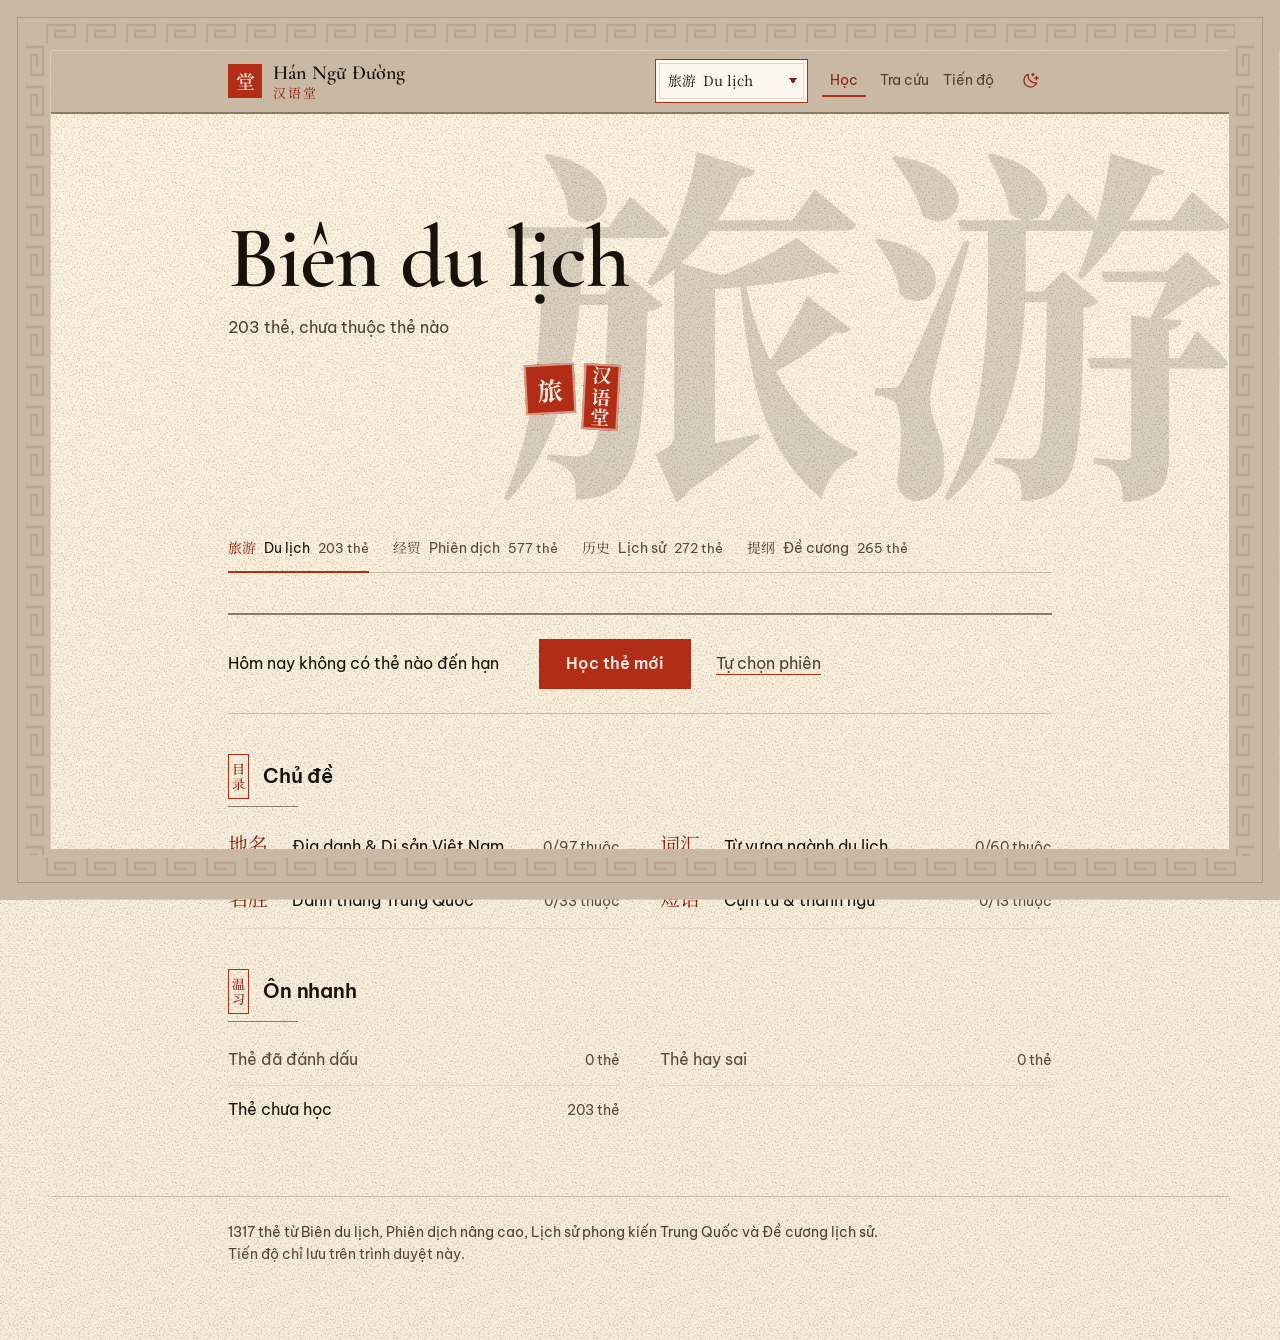
<file: docs/index.html>
<!DOCTYPE html>
<html lang="vi">
<head>
<meta charset="utf-8">
<meta name="viewport" content="width=device-width, initial-scale=1, viewport-fit=cover">
<title>Hán Ngữ Đường</title>
<meta name="description" content="Học thuộc từ vựng và kiến thức tiếng Trung ba môn: biên du lịch, phiên dịch nâng cao, lịch sử phong kiến Trung Quốc.">
<meta name="theme-color" content="#F4EEE1" media="(prefers-color-scheme: light)">
<meta name="theme-color" content="#15120E" media="(prefers-color-scheme: dark)">
<link rel="manifest" href="manifest.webmanifest">
<link rel="preconnect" href="https://fonts.googleapis.com">
<link rel="preconnect" href="https://fonts.gstatic.com" crossorigin>
<link rel="stylesheet" href="https://fonts.googleapis.com/css2?family=Be+Vietnam+Pro:wght@400;500;600;700&family=Cormorant+Garamond:wght@600;700&family=Noto+Serif:ital,wght@1,400;1,500&family=Noto+Serif+SC:wght@400;500;600&display=swap">
<link rel="stylesheet" href="css/style.css">
</head>
<body>

<!-- Icon Phosphor (giấy phép MIT), nhúng sẵn nên không gọi mạng
     lúc chạy và vẫn vẽ được khi offline. -->
<svg class="sprite" aria-hidden="true" focusable="false">
  <symbol id="i-star" viewBox="0 0 256 256"><path d="M239.18,97.26A16.38,16.38,0,0,0,224.92,86l-59-4.76L143.14,26.15a16.36,16.36,0,0,0-30.27,0L90.11,81.23,31.08,86a16.46,16.46,0,0,0-9.37,28.86l45,38.83L53,211.75a16.38,16.38,0,0,0,24.5,17.82L128,198.49l50.53,31.08A16.4,16.4,0,0,0,203,211.75l-13.76-58.07,45-38.83A16.43,16.43,0,0,0,239.18,97.26Zm-15.34,5.47-48.7,42a8,8,0,0,0-2.56,7.91l14.88,62.8a.37.37,0,0,1-.17.48c-.18.14-.23.11-.38,0l-54.72-33.65a8,8,0,0,0-8.38,0L69.09,215.94c-.15.09-.19.12-.38,0a.37.37,0,0,1-.17-.48l14.88-62.8a8,8,0,0,0-2.56-7.91l-48.7-42c-.12-.1-.23-.19-.13-.5s.18-.27.33-.29l63.92-5.16A8,8,0,0,0,103,91.86l24.62-59.61c.08-.17.11-.25.35-.25s.27.08.35.25L153,91.86a8,8,0,0,0,6.75,4.92l63.92,5.16c.15,0,.24,0,.33.29S224,102.63,223.84,102.73Z"/></symbol>
  <symbol id="i-star-fill" viewBox="0 0 256 256"><path d="M234.29,114.85l-45,38.83L203,211.75a16.4,16.4,0,0,1-24.5,17.82L128,198.49,77.47,229.57A16.4,16.4,0,0,1,53,211.75l13.76-58.07-45-38.83A16.46,16.46,0,0,1,31.08,86l59-4.76,22.76-55.08a16.36,16.36,0,0,1,30.27,0l22.75,55.08,59,4.76a16.46,16.46,0,0,1,9.37,28.86Z"/></symbol>
  <symbol id="i-moon" viewBox="0 0 256 256"><path d="M240,96a8,8,0,0,1-8,8H216v16a8,8,0,0,1-16,0V104H184a8,8,0,0,1,0-16h16V72a8,8,0,0,1,16,0V88h16A8,8,0,0,1,240,96ZM144,56h8v8a8,8,0,0,0,16,0V56h8a8,8,0,0,0,0-16h-8V32a8,8,0,0,0-16,0v8h-8a8,8,0,0,0,0,16Zm72.77,97a8,8,0,0,1,1.43,8A96,96,0,1,1,95.07,37.8a8,8,0,0,1,10.6,9.06A88.07,88.07,0,0,0,209.14,150.33,8,8,0,0,1,216.77,153Zm-19.39,14.88c-1.79.09-3.59.14-5.38.14A104.11,104.11,0,0,1,88,64c0-1.79,0-3.59.14-5.38A80,80,0,1,0,197.38,167.86Z"/></symbol>
  <symbol id="i-speaker" viewBox="0 0 256 256"><path d="M155.51,24.81a8,8,0,0,0-8.42.88L77.25,80H32A16,16,0,0,0,16,96v64a16,16,0,0,0,16,16H77.25l69.84,54.31A8,8,0,0,0,160,224V32A8,8,0,0,0,155.51,24.81ZM32,96H72v64H32ZM144,207.64,88,164.09V91.91l56-43.55Zm54-106.08a40,40,0,0,1,0,52.88,8,8,0,0,1-12-10.58,24,24,0,0,0,0-31.72,8,8,0,0,1,12-10.58ZM248,128a79.9,79.9,0,0,1-20.37,53.34,8,8,0,0,1-11.92-10.67,64,64,0,0,0,0-85.33,8,8,0,1,1,11.92-10.67A79.83,79.83,0,0,1,248,128Z"/></symbol>
  <symbol id="i-plus" viewBox="0 0 256 256"><path d="M224,128a8,8,0,0,1-8,8H136v80a8,8,0,0,1-16,0V136H40a8,8,0,0,1,0-16h80V40a8,8,0,0,1,16,0v80h80A8,8,0,0,1,224,128Z"/></symbol>
  <symbol id="i-minus" viewBox="0 0 256 256"><path d="M224,128a8,8,0,0,1-8,8H40a8,8,0,0,1,0-16H216A8,8,0,0,1,224,128Z"/></symbol>
</svg>

<!-- Khung bia 回纹, bốn dải hoa văn bao quanh khung nhìn. Thuần trang
     trí nên aria-hidden, và pointer-events: none để không chặn chạm. -->
<div class="stele" aria-hidden="true">
  <span class="stele__b stele__b--t"></span>
  <span class="stele__b stele__b--b"></span>
  <span class="stele__b stele__b--l"></span>
  <span class="stele__b stele__b--r"></span>
</div>

<a class="skip-link" href="#main">Bỏ qua, vào nội dung chính</a>

<header class="topbar">
  <div class="topbar__inner">
    <a class="brand" href="#/" aria-label="Trang chủ Hán Ngữ Đường">
      <span class="seal" aria-hidden="true">堂</span>
      <span class="brand__text">
        <strong>Hán Ngữ Đường</strong>
        <span class="brand__sub">汉语堂</span>
      </span>
    </a>

    <!-- Đổi môn được ở mọi màn hình, không phải về trang chủ -->
    <div class="switcher">
      <label class="sr-only" for="subject-switch">Môn đang học</label>
      <select class="switcher__select" id="subject-switch"></select>
    </div>

    <nav class="nav" aria-label="Điều hướng chính">
      <a class="nav__link" href="#/" data-nav="home">Học</a>
      <a class="nav__link" href="#/browse" data-nav="browse">Tra cứu</a>
      <a class="nav__link" href="#/stats" data-nav="stats">Tiến độ</a>
    </nav>

    <button class="icon-btn" id="theme-toggle" type="button" aria-label="Đổi giao diện sáng tối">
      <svg class="icon" aria-hidden="true"><use href="#i-moon"/></svg>
    </button>
  </div>
</header>

<main id="main">

  <!-- ══════════════════════════════════ TRANG CHỦ ══════════════════════════ -->
  <section class="view" id="view-home">
    <div class="wrap">
      <div class="hero">
        <div class="hero__text">
          <h1 class="hero__title" id="home-source"></h1>
          <p class="hero__lead"><span id="home-total"></span> thẻ<span id="home-learned"></span></p>
          <div class="stamps" aria-hidden="true">
            <span class="stamp stamp--a" id="hero-stamp"></span>
            <span class="stamp stamp--b">汉语堂</span>
          </div>
        </div>
        <!-- Ô người ta luyện viết đúng chữ của môn này. Chỗ duy nhất trên
             trang được phép to tiếng. -->
        <div class="tianzige" id="hero-zh" aria-hidden="true"></div>
      </div>

      <div class="subject-tabs" id="subject-tabs" role="tablist" aria-label="Chọn môn"></div>

      <div class="today" id="today-card">
        <div class="today__main">
          <p class="today__label" id="today-label">Đến hạn ôn hôm nay</p>
          <p class="today__count"><span id="due-count">0</span> <span class="today__unit">thẻ</span></p>
          <p class="today__hint" id="due-hint"></p>
        </div>
        <div class="today__actions">
          <button class="btn btn--primary" id="btn-review" type="button">Ôn ngay</button>
          <button class="btn btn--ghost" id="btn-custom" type="button">Tự chọn phiên</button>
        </div>
      </div>

      <p class="other-note" id="other-note" hidden></p>

      <section class="block" aria-labelledby="h-topics">
        <h2 class="block__title" id="h-topics"><span class="block__zh" aria-hidden="true">目录</span>Chủ đề</h2>
        <div class="topic-grid" id="topic-grid"></div>
      </section>

      <section class="block" aria-labelledby="h-quick">
        <h2 class="block__title" id="h-quick"><span class="block__zh" aria-hidden="true">温习</span>Ôn nhanh</h2>
        <div class="quick-row">
          <button class="quick" type="button" data-quick="starred">
            <span class="quick__title">Thẻ đã đánh dấu</span>
            <span class="quick__meta"><span id="starred-count">0</span> thẻ</span>
          </button>
          <button class="quick" type="button" data-quick="hard">
            <span class="quick__title">Thẻ hay sai</span>
            <span class="quick__meta"><span id="hard-count">0</span> thẻ</span>
          </button>
          <button class="quick" type="button" data-quick="new">
            <span class="quick__title">Thẻ chưa học</span>
            <span class="quick__meta"><span id="new-count">0</span> thẻ</span>
          </button>
        </div>
      </section>

    </div>
  </section>

  <!-- ══════════════════════════════════ CẤU HÌNH PHIÊN ═════════════════════ -->
  <section class="view" id="view-setup" hidden>
    <div class="wrap wrap--narrow">
      <h1 class="page-title">Tạo phiên học</h1>

      <fieldset class="field">
        <legend class="field__label">Môn</legend>
        <div class="segmented" id="setup-subject" role="radiogroup" aria-label="Môn"></div>
      </fieldset>

      <fieldset class="field">
        <legend class="field__label">Chủ đề</legend>
        <div class="chips" id="setup-topics"></div>
        <p class="field__note">Bỏ trống là học tất cả.</p>
      </fieldset>

      <fieldset class="field">
        <legend class="field__label">Chiều học</legend>
        <div class="segmented" id="setup-direction" role="radiogroup" aria-label="Chiều học">
          <button type="button" role="radio" data-value="vi2zh" aria-checked="true">Việt → Trung</button>
          <button type="button" role="radio" data-value="zh2vi" aria-checked="false">Trung → Việt</button>
          <button type="button" role="radio" data-value="py2zh" aria-checked="false">Pinyin → Hán</button>
          <button type="button" role="radio" data-value="mixed" aria-checked="false">Trộn</button>
        </div>
      </fieldset>

      <fieldset class="field">
        <legend class="field__label">Cách kiểm tra</legend>
        <div class="segmented" id="setup-mode" role="radiogroup" aria-label="Cách kiểm tra">
          <button type="button" role="radio" data-value="flash" aria-checked="true">Lật thẻ</button>
          <button type="button" role="radio" data-value="choice" aria-checked="false">Trắc nghiệm</button>
          <button type="button" role="radio" data-value="type" aria-checked="false">Gõ đáp án</button>
        </div>
        <p class="field__note" id="mode-note"></p>
      </fieldset>

      <fieldset class="field">
        <legend class="field__label">Số thẻ</legend>
        <div class="segmented" id="setup-size" role="radiogroup" aria-label="Số thẻ mỗi phiên">
          <button type="button" role="radio" data-value="10" aria-checked="false">10</button>
          <button type="button" role="radio" data-value="20" aria-checked="true">20</button>
          <button type="button" role="radio" data-value="50" aria-checked="false">50</button>
          <button type="button" role="radio" data-value="0" aria-checked="false">Tất cả</button>
        </div>
      </fieldset>

      <div class="field__actions">
        <p class="field__note field__note--lead" id="setup-summary"></p>
        <button class="btn btn--primary btn--wide" id="btn-start" type="button">Bắt đầu</button>
      </div>
    </div>
  </section>

  <!-- ══════════════════════════════════ MÀN HÌNH HỌC ══════════════════════ -->
  <section class="view view--study" id="view-study" hidden>
    <div class="wrap wrap--narrow">

      <div class="studybar">
        <button class="linkish" id="btn-quit" type="button">Thoát</button>
        <div class="progress" role="progressbar" aria-valuemin="0" aria-valuemax="100" aria-valuenow="0" id="progress">
          <div class="progress__fill" id="progress-fill"></div>
        </div>
        <p class="studybar__count"><span id="study-pos">1</span>/<span id="study-total">1</span></p>
      </div>

      <article class="card" id="card">
        <header class="card__head">
          <span class="card__tags">
            <span class="tag" id="card-topic">Chủ đề</span>
            <span class="tag tag--group" id="card-group" hidden></span>
          </span>
          <button class="star" id="btn-star" type="button" aria-pressed="false" aria-label="Đánh dấu thẻ này">
            <svg class="icon icon--star-o" aria-hidden="true"><use href="#i-star"/></svg>
            <svg class="icon icon--star-f" aria-hidden="true"><use href="#i-star-fill"/></svg>
          </button>
        </header>

        <div class="card__body">
          <p class="card__prompt-label" id="prompt-label">Tiếng Việt</p>
          <div class="card__prompt" id="prompt"></div>
          <p class="card__context" id="prompt-context" hidden></p>
        </div>

        <!-- trả lời: gõ -->
        <form class="answer-type" id="answer-type" hidden autocomplete="off">
          <label class="sr-only" for="type-input">Nhập đáp án</label>
          <input class="input" id="type-input" type="text" inputmode="text"
                 placeholder="Gõ đáp án rồi Enter" autocapitalize="off" spellcheck="false">
          <button class="btn btn--primary" type="submit" id="type-submit">Kiểm tra</button>
        </form>

        <!-- trả lời: trắc nghiệm -->
        <div class="answer-choice" id="answer-choice" hidden role="group" aria-label="Chọn đáp án đúng"></div>

        <!-- mặt sau -->
        <div class="card__back" id="card-back" hidden>
          <div class="verdict" id="verdict" hidden></div>
          <div class="reveal">
            <p class="reveal__zh zh" id="rev-zh"></p>
            <p class="reveal__py" id="rev-py"></p>
            <p class="reveal__vi" id="rev-vi"></p>
            <p class="reveal__alt" id="rev-alt" hidden></p>
            <p class="reveal__note" id="rev-note" hidden></p>
          </div>

          <!-- Nghĩa tiếng Việt giấu đi, chỉ bung khi người học thật sự cần -->
          <div class="gloss" id="gloss" hidden>
            <button class="gloss__toggle" id="btn-gloss" type="button"
                    aria-expanded="false" aria-controls="gloss-body">
              <span class="gloss__sign" aria-hidden="true"><svg class="icon icon--plus"><use href="#i-plus"/></svg><svg class="icon icon--minus"><use href="#i-minus"/></svg></span>
              <span id="gloss-label">Xem nghĩa tiếng Việt</span>
            </button>
            <div class="gloss__body" id="gloss-body" hidden>
              <p class="gloss__q" id="gloss-q"></p>
              <p class="gloss__a" id="gloss-a"></p>
            </div>
          </div>

          <button class="btn btn--quiet" id="btn-speak" type="button" hidden>
            <svg class="icon" aria-hidden="true"><use href="#i-speaker"/></svg> Nghe phát âm
          </button>
        </div>
      </article>

      <div class="controls" id="controls">
        <button class="btn btn--primary btn--wide" id="btn-flip" type="button">Xem đáp án</button>
        <div class="grade" id="grade" hidden>
          <button class="grade__btn grade__btn--again" type="button" data-grade="0">Quên<small>lát nữa</small></button>
          <button class="grade__btn grade__btn--hard"  type="button" data-grade="1">Khó<small id="g-hard">1 ngày</small></button>
          <button class="grade__btn grade__btn--good"  type="button" data-grade="2">Được<small id="g-good">3 ngày</small></button>
          <button class="grade__btn grade__btn--easy"  type="button" data-grade="3">Dễ<small id="g-easy">7 ngày</small></button>
        </div>
        <button class="btn btn--primary btn--wide" id="btn-next" type="button" hidden>Thẻ tiếp theo</button>
      </div>

      <p class="kbd-hint" id="kbd-hint">Phím tắt: <kbd>Space</kbd> lật thẻ, <kbd>1</kbd> tới <kbd>4</kbd> chấm điểm</p>
    </div>
  </section>

  <!-- ══════════════════════════════════ KẾT QUẢ ═══════════════════════════ -->
  <section class="view" id="view-result" hidden>
    <div class="wrap wrap--narrow">
      <div class="seal-big" aria-hidden="true">成</div>
      <h1 class="page-title">Xong phiên</h1>
      <p class="result__line" id="result-line"></p>

      <div class="result__stats">
        <div class="stat">
          <span class="stat__num" id="res-right">0</span>
          <span class="stat__label">Nhớ được</span>
        </div>
        <div class="stat">
          <span class="stat__num" id="res-wrong">0</span>
          <span class="stat__label">Cần ôn lại</span>
        </div>
        <div class="stat">
          <span class="stat__num" id="res-time">0′</span>
          <span class="stat__label">Thời gian</span>
        </div>
      </div>

      <section class="block" id="result-missed-block" hidden>
        <h2 class="block__title"><span class="block__zh" aria-hidden="true">重温</span>Thẻ cần ôn lại</h2>
        <ul class="list" id="result-missed"></ul>
      </section>

      <div class="field__actions">
        <button class="btn btn--primary btn--wide" id="btn-again" type="button">Học tiếp phiên nữa</button>
        <button class="btn btn--ghost btn--wide" id="btn-home" type="button">Về trang chủ</button>
      </div>
    </div>
  </section>

  <!-- ══════════════════════════════════ TRA CỨU ═══════════════════════════ -->
  <section class="view" id="view-browse" hidden>
    <div class="wrap">
      <h1 class="page-title">Tra cứu</h1>

      <div class="search">
        <label class="sr-only" for="search-input">Tìm từ</label>
        <input class="input" id="search-input" type="search"
               placeholder="Tìm tiếng Việt, chữ Hán hoặc pinyin…" autocomplete="off">
      </div>

      <div class="subject-tabs subject-tabs--inline" id="browse-subjects"
           role="tablist" aria-label="Chọn môn để tra cứu"></div>

      <div class="chips" id="browse-topics"></div>
      <p class="field__note" id="browse-count"></p>

      <ul class="list list--browse" id="browse-list"></ul>
    </div>
  </section>

  <!-- ══════════════════════════════════ TIẾN ĐỘ ═══════════════════════════ -->
  <section class="view" id="view-stats" hidden>
    <div class="wrap">
      <h1 class="page-title">Tiến độ</h1>

      <div class="result__stats result__stats--4">
        <div class="stat">
          <span class="stat__num" id="st-learned">0</span>
          <span class="stat__label">Đã thuộc</span>
        </div>
        <div class="stat">
          <span class="stat__num" id="st-learning">0</span>
          <span class="stat__label">Đang học</span>
        </div>
        <div class="stat">
          <span class="stat__num" id="st-new">0</span>
          <span class="stat__label">Chưa học</span>
        </div>
        <div class="stat">
          <span class="stat__num" id="st-streak">0</span>
          <span class="stat__label">Ngày liên tiếp</span>
        </div>
      </div>

      <section class="block">
        <h2 class="block__title"><span class="block__zh" aria-hidden="true">进度</span>Theo môn và chủ đề</h2>
        <div class="bars" id="stat-bars"></div>
      </section>

      <section class="block">
        <h2 class="block__title"><span class="block__zh" aria-hidden="true">存档</span>Dữ liệu của bạn</h2>
        <p class="prose">
          Tiến độ lưu ngay trong trình duyệt này, không gửi đi đâu cả. Xoá dữ liệu
          duyệt web hoặc đổi máy là mất, nên tải file sao lưu nếu bạn muốn giữ.
          Bộ thẻ cập nhật lần cuối ngày <span id="foot-date"></span>.
        </p>
        <div class="field__actions field__actions--row">
          <button class="btn btn--ghost" id="btn-export" type="button">Tải file sao lưu</button>
          <button class="btn btn--ghost" id="btn-import" type="button">Nạp file sao lưu</button>
          <button class="btn btn--danger" id="btn-reset" type="button">Xoá tiến độ</button>
        </div>
        <input type="file" id="import-file" accept="application/json" hidden>
        <p class="field__note" id="data-msg" role="status"></p>
      </section>
    </div>
  </section>

</main>

<footer class="foot">
  <div class="wrap">
    <p><span id="foot-count"></span> thẻ từ <span id="foot-sources"></span>.</p>
    <p class="foot__fine">Tiến độ chỉ lưu trên trình duyệt này.</p>
  </div>
</footer>

<div class="toast" id="toast" role="status" aria-live="polite" hidden></div>

<script src="data/vocab.js"></script>
<script src="js/text.js"></script>
<script src="js/store.js"></script>
<script src="js/srs.js"></script>
<script src="js/session.js"></script>
<script src="js/app.js"></script>
</body>
</html>
</file>
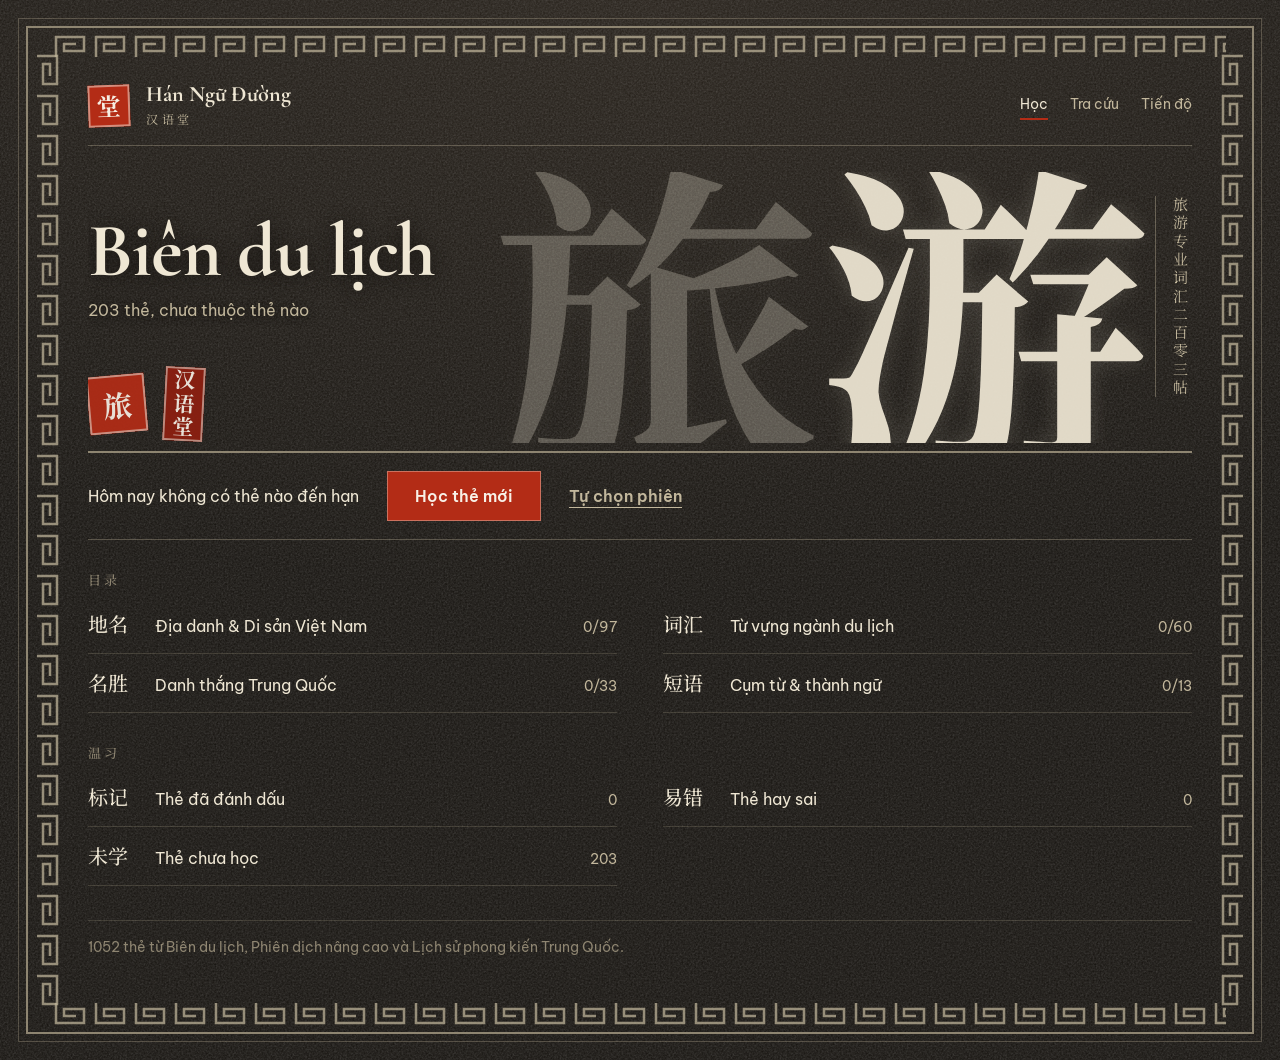
<file: docs/thu/a.html>
<!DOCTYPE html>
<html lang="vi">
<head>
<meta charset="utf-8">
<meta name="viewport" content="width=device-width, initial-scale=1">
<title>Thử A — 碑帖</title>
<link rel="preconnect" href="https://fonts.googleapis.com">
<link rel="preconnect" href="https://fonts.gstatic.com" crossorigin>
<link rel="stylesheet" href="https://fonts.googleapis.com/css2?family=Be+Vietnam+Pro:wght@400;500;600&family=Cormorant+Garamond:wght@600;700&family=Noto+Serif+SC:wght@400;500;600;700&display=swap">
<style>
/* ══════════════════════════════════════════════════════════════════
   THỬ A — 碑帖 thác bản
   Cả trang là mặt bia đá dập mực: nền mực đen, chữ hiện ra trắng âm
   bản. Viền 回纹 bao bốn phía. Ấn triện son đóng rải như người xưa
   đóng lên thác bản mình sưu tầm. Đề bạt viết dọc bên phải.
   ══════════════════════════════════════════════════════════════════ */

:root {
  --ink:      #15120E;
  --ink-2:    #1E1A14;
  --stone:    #262019;
  --rub:      #EFE7D4;   /* chỗ giấy không ăn mực */
  --rub-2:    #C2B79C;
  --rub-3:    #8E8571;
  --seal:     #B32C16;
  --seal-2:   #8E1F10;

  /* 回纹 chạy ngang, vẽ bằng SVG nhúng thẳng, không gọi file nào */
  --hui-x: url("data:image/svg+xml,%3Csvg xmlns='http://www.w3.org/2000/svg' width='40' height='24'%3E%3Cpath d='M2 22 L2 2 L30 2 L30 16 L10 16 L10 9 L22 9' fill='none' stroke='%23C2B79C' stroke-width='2.5'/%3E%3C/svg%3E");
  --hui-y: url("data:image/svg+xml,%3Csvg xmlns='http://www.w3.org/2000/svg' width='24' height='40'%3E%3Cpath d='M2 2 L22 2 L22 30 L8 30 L8 10 L15 10 L15 22' fill='none' stroke='%23C2B79C' stroke-width='2.5'/%3E%3C/svg%3E");

  /* vân đá: nhiễu thô, đây là thứ làm mặt bia không phẳng như tấm bìa */
  --stone-grain: url("data:image/svg+xml,%3Csvg xmlns='http://www.w3.org/2000/svg' width='220' height='220'%3E%3Cfilter id='n'%3E%3CfeTurbulence type='fractalNoise' baseFrequency='0.55' numOctaves='4' stitchTiles='stitch'/%3E%3CfeColorMatrix type='saturate' values='0'/%3E%3C/filter%3E%3Crect width='220' height='220' filter='url(%23n)' opacity='0.22'/%3E%3C/svg%3E");
}

* { box-sizing: border-box; }

body {
  margin: 0;
  background-color: var(--ink);
  background-image: var(--stone-grain),
    radial-gradient(130% 80% at 50% 0%, var(--stone) 0%, var(--ink) 70%);
  color: var(--rub);
  font-family: "Be Vietnam Pro", system-ui, sans-serif;
  font-size: 15.5px;
  line-height: 1.6;
  padding: 26px;
}

/* ─── viền 回纹 bốn phía ────────────────────────────────────────── */
.stele {
  position: relative;
  min-height: calc(100vh - 52px);
  padding: 30px;
  border: 2px solid var(--rub-3);
  outline: 1px solid rgba(194,183,156,.3);
  outline-offset: 7px;
}
.stele::before,
.stele::after {
  content: "";
  position: absolute;
  left: 26px; right: 26px;
  height: 24px;
  background-image: var(--hui-x);
  background-repeat: repeat-x;
  opacity: .72;
}
.stele::before { top: 7px; }
.stele::after  { bottom: 7px; transform: scaleY(-1); }

.stele__side {
  position: absolute;
  top: 26px; bottom: 26px;
  width: 24px;
  background-image: var(--hui-y);
  background-repeat: repeat-y;
  opacity: .72;
}
.stele__side--l { left: 7px; }
.stele__side--r { right: 7px; transform: scaleX(-1); }

.inner { position: relative; padding: 24px 30px 30px; }

/* ─── đầu trang ─────────────────────────────────────────────────── */
.top {
  display: flex;
  align-items: center;
  gap: 16px;
  padding-bottom: 14px;
  border-bottom: 1px solid rgba(194,183,156,.34);
}
.chop {
  width: 42px; height: 42px;
  display: grid; place-items: center;
  background: var(--seal);
  color: #F6EDE2;
  font-family: "Noto Serif SC", serif;
  font-size: 24px; font-weight: 700;
  box-shadow: inset 0 0 0 2px rgba(246,237,226,.5);
  transform: rotate(-2deg);
  flex: none;
}
.brand b { font-family: "Cormorant Garamond", serif; font-size: 22px; font-weight: 700; display: block; line-height: 1.1; }
.brand span { font-family: "Noto Serif SC", serif; font-size: 12px; letter-spacing: .3em; color: var(--rub-2); }
.nav { margin-left: auto; display: flex; gap: 22px; font-size: 14px; }
.nav a { color: var(--rub-2); text-decoration: none; padding-bottom: 3px; }
.nav a.on { color: var(--rub); border-bottom: 2px solid var(--seal); }

/* ─── khối bia chính ────────────────────────────────────────────── */
.plate {
  position: relative;
  margin-top: 26px;
  padding: 40px 0 34px;
  overflow: hidden;
}

/* chữ âm bản: trắng trên mực, mép hơi nhoè như mực thấm giấy */
.rub-zh {
  position: absolute;
  top: 50%; right: 42px;
  transform: translateY(-50%);
  display: flex;
  font-family: "Noto Serif SC", serif;
  font-weight: 700;
  font-size: clamp(150px, 27vw, 330px);
  line-height: 1;
  color: var(--rub);
  opacity: .93;
  white-space: nowrap;
  text-shadow: 0 0 22px rgba(239,231,212,.18);
}
.rub-zh i { font-style: normal; }
.rub-zh i:first-child { opacity: .3; }

.plate__text { position: relative; z-index: 2; padding-bottom: 86px; }
.plate h1 {
  margin: 0 0 6px;
  font-family: "Cormorant Garamond", serif;
  font-size: clamp(38px, 6.6vw, 76px);
  font-weight: 700;
  line-height: 1.05;
  letter-spacing: -.015em;
  text-shadow: 0 2px 18px rgba(21,18,14,.9);
}
.plate p { margin: 0; color: var(--rub-2); text-shadow: 0 1px 10px rgba(21,18,14,.9); }

/* đề bạt viết dọc, lối người xưa ghi chú bên lề thác bản */
.colophon {
  position: absolute;
  top: 24px; right: 0;
  z-index: 3;
  writing-mode: vertical-rl;
  font-family: "Noto Serif SC", serif;
  font-size: 15px;
  letter-spacing: .22em;
  color: var(--rub-2);
  padding-left: 12px;
  border-left: 1px solid rgba(194,183,156,.4);
}

/* ấn triện đóng rải, hơi lệch, như đóng tay */
.stamp {
  position: absolute;
  z-index: 4;
  display: grid; place-items: center;
  background: var(--seal);
  color: #F8F0E6;
  font-family: "Noto Serif SC", serif;
  font-weight: 700;
  line-height: 1;
  box-shadow: inset 0 0 0 2px rgba(248,240,230,.55);
  opacity: .92;
}
/* Đóng vào chỗ trống dưới khối chữ, không đè lên chữ Việt. */
.stamp--1 { width: 58px; height: 58px; font-size: 29px; bottom: 10px; left: 0; transform: rotate(-5deg); }
.stamp--2 { width: 40px; height: 74px; font-size: 21px; bottom: 2px; left: 76px; transform: rotate(3deg);
            writing-mode: vertical-rl; letter-spacing: .1em; background: var(--seal-2); }

/* ─── dải việc hôm nay ──────────────────────────────────────────── */
.today {
  display: flex; flex-wrap: wrap; align-items: center; gap: 16px 28px;
  margin-top: 8px;
  padding: 18px 0;
  border-top: 2px solid var(--rub-3);
  border-bottom: 1px solid rgba(194,183,156,.34);
}
.btn {
  border: 0; cursor: pointer;
  padding: 13px 28px;
  background: var(--seal);
  color: #F8F0E6;
  font: inherit; font-weight: 600;
  box-shadow: inset 0 0 0 1px rgba(248,240,230,.35);
}
.btn--q { background: none; box-shadow: none; color: var(--rub-2); padding: 13px 0;
          text-decoration: underline; text-underline-offset: 5px; }

/* ─── mục lục chủ đề ────────────────────────────────────────────── */
.sec { margin-top: 30px; }
.sec h2 {
  margin: 0 0 4px;
  font-size: 13px; font-weight: 500;
  letter-spacing: .26em;
  color: var(--rub-3);
  font-family: "Noto Serif SC", serif;
}
.grid { display: grid; grid-template-columns: repeat(auto-fill, minmax(430px, 1fr)); column-gap: 46px; }
.row {
  display: grid; grid-template-columns: 3.4em 1fr auto;
  align-items: baseline; gap: 14px;
  padding: 13px 0;
  border-bottom: 1px solid rgba(194,183,156,.2);
}
.row b { font-family: "Noto Serif SC", serif; font-size: 20px; font-weight: 500; color: var(--rub); }
.row span { color: var(--rub-2); font-variant-numeric: tabular-nums; font-size: 13.5px; }

.foot { margin-top: 34px; padding-top: 16px; border-top: 1px solid rgba(194,183,156,.2);
        font-size: 13.5px; color: var(--rub-3); }

@media (max-width: 760px) {
  body { padding: 12px; }
  .stele { padding: 22px; }
  .inner { padding: 18px 10px 14px; }
  .colophon { display: none; }
  .stamp--2 { display: none; }
  .rub-zh { font-size: clamp(130px, 40vw, 220px); }
  .rub-zh i:first-child { opacity: .22; }
}
</style>
</head>
<body>

<div class="stele">
  <div class="stele__side stele__side--l"></div>
  <div class="stele__side stele__side--r"></div>

  <div class="inner">

    <div class="top">
      <div class="chop">堂</div>
      <div class="brand"><b>Hán Ngữ Đường</b><span>汉语堂</span></div>
      <nav class="nav"><a class="on" href="#">Học</a><a href="#">Tra cứu</a><a href="#">Tiến độ</a></nav>
    </div>

    <div class="plate">
      <div class="rub-zh"><i>旅</i><i>游</i></div>
      <div class="colophon">旅游专业词汇二百零三帖</div>
      <div class="stamp stamp--1">旅</div>
      <div class="stamp stamp--2">汉语堂</div>
      <div class="plate__text">
        <h1>Biên du lịch</h1>
        <p>203 thẻ, chưa thuộc thẻ nào</p>
      </div>
    </div>

    <div class="today">
      <span>Hôm nay không có thẻ nào đến hạn</span>
      <button class="btn">Học thẻ mới</button>
      <button class="btn btn--q">Tự chọn phiên</button>
    </div>

    <div class="sec">
      <h2>目录</h2>
      <div class="grid">
        <div class="row"><b>地名</b>Địa danh &amp; Di sản Việt Nam<span>0/97</span></div>
        <div class="row"><b>词汇</b>Từ vựng ngành du lịch<span>0/60</span></div>
        <div class="row"><b>名胜</b>Danh thắng Trung Quốc<span>0/33</span></div>
        <div class="row"><b>短语</b>Cụm từ &amp; thành ngữ<span>0/13</span></div>
      </div>
    </div>

    <div class="sec">
      <h2>温习</h2>
      <div class="grid">
        <div class="row"><b>标记</b>Thẻ đã đánh dấu<span>0</span></div>
        <div class="row"><b>易错</b>Thẻ hay sai<span>0</span></div>
        <div class="row"><b>未学</b>Thẻ chưa học<span>203</span></div>
      </div>
    </div>

    <p class="foot">1052 thẻ từ Biên du lịch, Phiên dịch nâng cao và Lịch sử phong kiến Trung Quốc.</p>

  </div>
</div>

</body>
</html>
</file>
<file: docs/css/style.css>
/* ═══════════════════════════════════════════════════════════════════════════
   Hán Ngữ Đường 汉语堂

   Hướng: 碑帖 — thác bản.

   Cả trang là mặt bia dập mực. Chữ Hán của môn hiện ra âm bản, trắng trên
   nền mực. Viền 回纹 bao bốn phía. Ấn triện son đóng rải như người sưu tầm
   đóng lên bản dập của mình. Đề bạt viết dọc bên lề.

   Hai chế độ là hai hiện thân của cùng một thứ, không phải hai bản sắc:
     tối  = 拓本, bản dập: nền mực, chữ trắng âm bản
     sáng = 刻本, bản khắc in ra giấy: nền giấy, chữ mực dương bản
   Cùng khung 回纹, cùng ấn triện son, chỉ đảo âm dương.

   Ba màu, không hơn: mực, giấy, son. Không có nhũ vàng ở bản này — bốn
   vòng trước chứng minh rằng thêm một chất liệu nữa là loãng.
   ═══════════════════════════════════════════════════════════════════════════ */

/* ─────────────────────────────────────────── tầng 1: token nguyên thuỷ ── */

:root {
  --s-1: 4px;
  --s-2: 8px;
  --s-3: 14px;
  --s-4: 24px;
  --s-5: 40px;
  --s-6: 60px;

  --t-xs:   13px;
  --t-sm:   13.8px;
  --t-base: 15.5px;
  --t-md:   20px;
  --t-lg:   26px;
  --t-xl:   33px;

  --font-display: "Cormorant Garamond", Georgia, serif;
  --font-text: "Be Vietnam Pro", ui-sans-serif, system-ui, "Segoe UI", sans-serif;
  --font-zh: "Noto Serif SC", "Songti SC", "SimSun", "Noto Serif", serif;
  --font-pinyin: "Noto Serif", Georgia, serif;

  --gutter: clamp(18px, 4vw, 48px);
  --measure: 62ch;
  --radius: 0;

  /* Khung bia: lề ngoài, bề dày dải 回纹, và tổng chỗ phải chừa cho nó. */
  --frame-pad:  clamp(6px, 1.3vw, 18px);
  --frame-band: 22px;
  --frame-keep: calc(var(--frame-pad) + 34px);
}

/* ─────────────────────────────────────────── tầng 2: token ngữ nghĩa ── */

/* SÁNG — 刻本: bản khắc in ra giấy. Chữ mực trên giấy ngà. */
:root {
  color-scheme: light;

  /* Dải khung, thanh trên và mặt giấy phải là hai tông khác nhau, đúng như
     bản tối: ở đó khung #15120E nằm dưới mặt nền một bậc 30%, nhờ thế mới
     thấy được đâu là mép đá đâu là mặt bia. Bản sáng trước đây để hai thứ
     bằng đúng nhau nên nhìn phẳng lì.
     Sắc phải tránh vùng 41-44 độ: đó là vùng khaki, đã bị loại một lần ở
     b46e92f. Nâu trầm này ở sắc 34 độ. */
  --bg:         #C9B9A4;
  --bg-2:       #BDAB92;
  --surface:    #FBF7EE;
  --surface-2:  #F0E9DA;
  --line:       #C7BB9F;
  --line-soft:  #E0D8C4;

  --text:       #17120C;
  --text-2:     #4A4133;
  /* Dải khung #C9B9A4 thẫm, nên chữ phụ phải xuống theo: #6D6250 chỉ còn
     4.08:1 trên nền đó, #645A49 còn 3.53:1. */
  --text-3:     #52493B;

  /* 朱砂: màu nhấn duy nhất. --accent đọc được ở cỡ chữ thường (5.6:1). */
  /* Son phải đậm hơn vì giờ còn phải đọc được trên dải khung #C9B9A4:
     #A82611 chỉ còn 3.71:1 ở đó. Màu này 4.57:1 trên khung, 7.88:1 trên giấy. */
  --accent:       #90200E;
  --accent-edge:  #B32C16;
  --accent-solid: #B32C16;
  --accent-wash:  rgba(163, 38, 16, .09);
  --on-accent:    #F6EDE2;

  /* Chữ Hán khổ lớn: dương bản, mực trên giấy. */
  --zh-big:       #171209;
  /* Cả cụm chữ chìm xuống làm nền, không còn một chữ đậm một chữ nhạt.
     Có chìm thì chữ Việt mới đè lên được mà không ai phải tranh với ai. */
  --zh-ghost:     .14;

  /* Nét khung và dải 回纹 */
  --fret-ink:  #8A7C5E;
  --fret-soft: #C7BB9F;
  --hui-x: url("data:image/svg+xml,%3Csvg xmlns='http://www.w3.org/2000/svg' width='40' height='22'%3E%3Cpath d='M2 20 L2 2 L30 2 L30 14 L10 14 L10 8 L22 8' fill='none' stroke='%238A7C5E' stroke-width='2.3'/%3E%3C/svg%3E");
  --hui-y: url("data:image/svg+xml,%3Csvg xmlns='http://www.w3.org/2000/svg' width='22' height='40'%3E%3Cpath d='M2 2 L20 2 L20 30 L8 30 L8 10 L14 10 L14 22' fill='none' stroke='%238A7C5E' stroke-width='2.3'/%3E%3C/svg%3E");

  --ok:      #2C6244;
  --ok-wash: rgba(44, 98, 68, .10);
  --no:      #8F200E;   /* cùng mức với --accent, đọc được trên dải khung */
  --no-wash: rgba(163, 38, 16, .09);

  --inner-top: inset 0 1px 0 rgba(255, 255, 255, .55);
  --panel-shadow: 0 1px 1px rgba(23, 18, 9, .06),
                  0 2px 8px rgba(23, 18, 9, .05),
                  0 18px 40px -18px rgba(23, 18, 9, .22);

  /* Vân giấy đi hai chiều: đốm tối và đốm sáng chung một seed nhiễu,
     nên nổi được vân mà không kéo tụt màu giấy. Một lớp nhiễu xám
     thường chỉ làm nền kem xỉn đi chứ không thành hạt. */
  --grain: url("data:image/svg+xml,%3Csvg xmlns='http://www.w3.org/2000/svg' width='200' height='200'%3E%3Cfilter id='d'%3E%3CfeTurbulence type='fractalNoise' baseFrequency='0.62' numOctaves='4' seed='7' stitchTiles='stitch'/%3E%3CfeColorMatrix type='matrix' values='0 0 0 0 0.1 0 0 0 0 0.085 0 0 0 0 0.06 0.85 0 0 0 -0.425'/%3E%3C/filter%3E%3Cfilter id='l'%3E%3CfeTurbulence type='fractalNoise' baseFrequency='0.62' numOctaves='4' seed='7' stitchTiles='stitch'/%3E%3CfeColorMatrix type='matrix' values='0 0 0 0 1 0 0 0 0 0.961 0 0 0 0 0.882 -0.85 0 0 0 0.425'/%3E%3C/filter%3E%3Crect width='200' height='200' filter='url(%23d)'/%3E%3Crect width='200' height='200' filter='url(%23l)'/%3E%3C/svg%3E");
  --frame-bg:   #C9B9A4;
  --mount-line: #A89A7C;
  /* Dải sáng tối phải rất hẹp: bốn dải mép là màu phẳng, chênh nhiều thì
     lộ ra một đường cắt ngang đúng chỗ khung. */
  /* Dựng từ chính màu dải khung #EDE4D1, cộng đều cả ba kênh +12 và +5,
     nên độ chênh đỏ-xanh vẫn đúng 28-30 như khung. Pha về phía trắng cho
     sáng lên thì mất độ ấm, và mặt giấy sẽ lệch tông với khung. Phải nhân
     theo tỉ lệ chứ không cộng hằng số, vì kênh đỏ của khung đã 237, cộng
     quá 18 là tràn và tỉ lệ vỡ. */
  --ground: linear-gradient(#FCF2DE, #F5ECD8);
}

/* TỐI — 拓本: bản dập. Đây mới là hiện thân đầy đủ nhất của hướng này. */
:root[data-theme="dark"],
:root:not([data-theme="light"]) {
  --d-bg:         #15120E;
  --d-bg-2:       #1D1A14;
  --d-surface:    #221D16;
  --d-surface-2:  #2B251C;
  --d-line:       #4A4234;
  --d-line-soft:  #322C22;

  --d-text:       #EFE7D4;
  --d-text-2:     #C2B79C;
  --d-text-3:     #948A74;

  --d-accent:       #E8785F;
  --d-accent-solid: #B32C16;
  --d-accent-wash:  rgba(232, 120, 95, .13);
  --d-on-accent:    #F6EDE2;

  --d-zh-big:   #EFE7D4;
  --d-zh-ghost: .15;

  --d-fret-ink:  #B5A98C;
  --d-fret-soft: #6E6552;
  --d-hui-x: url("data:image/svg+xml,%3Csvg xmlns='http://www.w3.org/2000/svg' width='40' height='22'%3E%3Cpath d='M2 20 L2 2 L30 2 L30 14 L10 14 L10 8 L22 8' fill='none' stroke='%23B5A98C' stroke-width='2.3'/%3E%3C/svg%3E");
  --d-hui-y: url("data:image/svg+xml,%3Csvg xmlns='http://www.w3.org/2000/svg' width='22' height='40'%3E%3Cpath d='M2 2 L20 2 L20 30 L8 30 L8 10 L14 10 L14 22' fill='none' stroke='%23B5A98C' stroke-width='2.3'/%3E%3C/svg%3E");

  --d-ok:      #74B493;
  --d-ok-wash: rgba(116, 180, 147, .13);
  --d-no:      #E8785F;
  --d-no-wash: rgba(232, 120, 95, .13);

  /* Vân đá: thô hơn vân giấy. Đây là thứ làm mặt bia không phẳng như bìa. */
  --d-grain: url("data:image/svg+xml,%3Csvg xmlns='http://www.w3.org/2000/svg' width='220' height='220'%3E%3Cfilter id='n'%3E%3CfeTurbulence type='fractalNoise' baseFrequency='0.55' numOctaves='4' stitchTiles='stitch'/%3E%3CfeColorMatrix type='saturate' values='0'/%3E%3C/filter%3E%3Crect width='220' height='220' filter='url(%23n)' opacity='0.1'/%3E%3C/svg%3E");
  --d-frame-bg:   #15120E;
  --d-mount-line: #4A4234;
  --d-ground: linear-gradient(#1C1813, #121010);
}

/* Một bảng ánh xạ, hai lối bật: theo hệ thống và do người dùng chọn.
   CSS không cho gọi lại một khối khai báo nên phải lặp; sửa khối này thì
   phải sửa khối kia. */
@media (prefers-color-scheme: dark) {
  :root:not([data-theme="light"]) {
    color-scheme: dark;
    --bg:         var(--d-bg);
    --bg-2:       var(--d-bg-2);
    --surface:    var(--d-surface);
    --surface-2:  var(--d-surface-2);
    --line:       var(--d-line);
    --line-soft:  var(--d-line-soft);
    --text:       var(--d-text);
    --text-2:     var(--d-text-2);
    --text-3:     var(--d-text-3);
    --accent:       var(--d-accent);
    --accent-edge:  var(--d-accent);
    --accent-solid: var(--d-accent-solid);
    --accent-wash:  var(--d-accent-wash);
    --on-accent:    var(--d-on-accent);
    --zh-big:    var(--d-zh-big);
    --zh-ghost:  var(--d-zh-ghost);
    --fret-ink:  var(--d-fret-ink);
    --fret-soft: var(--d-fret-soft);
    --mount-line: var(--d-mount-line);
    --hui-x:     var(--d-hui-x);
    --hui-y:     var(--d-hui-y);
    --ok:      var(--d-ok);
    --ok-wash: var(--d-ok-wash);
    --no:      var(--d-no);
    --no-wash: var(--d-no-wash);
    --inner-top: inset 0 1px 0 rgba(239, 231, 212, .06);
    --panel-shadow: 0 1px 1px rgba(0, 0, 0, .5),
                    0 2px 10px rgba(0, 0, 0, .4),
                    0 22px 50px -20px rgba(0, 0, 0, .7);
    --grain:  var(--d-grain);
    --ground: var(--d-ground);
    --frame-bg: var(--d-frame-bg);
  }
}

:root[data-theme="dark"] {
  color-scheme: dark;
  --bg:         var(--d-bg);
  --bg-2:       var(--d-bg-2);
  --surface:    var(--d-surface);
  --surface-2:  var(--d-surface-2);
  --line:       var(--d-line);
  --line-soft:  var(--d-line-soft);
  --text:       var(--d-text);
  --text-2:     var(--d-text-2);
  --text-3:     var(--d-text-3);
  --accent:       var(--d-accent);
  --accent-edge:  var(--d-accent);
  --accent-solid: var(--d-accent-solid);
  --accent-wash:  var(--d-accent-wash);
  --on-accent:    var(--d-on-accent);
  --zh-big:    var(--d-zh-big);
  --zh-ghost:  var(--d-zh-ghost);
  --fret-ink:  var(--d-fret-ink);
  --fret-soft: var(--d-fret-soft);
  --mount-line: var(--d-mount-line);
  --hui-x:     var(--d-hui-x);
  --hui-y:     var(--d-hui-y);
  --ok:      var(--d-ok);
  --ok-wash: var(--d-ok-wash);
  --no:      var(--d-no);
  --no-wash: var(--d-no-wash);
  --inner-top: inset 0 1px 0 rgba(239, 231, 212, .06);
  --panel-shadow: 0 1px 1px rgba(0, 0, 0, .5),
                  0 2px 10px rgba(0, 0, 0, .4),
                  0 22px 50px -20px rgba(0, 0, 0, .7);
  --grain:  var(--d-grain);
  --ground: var(--d-ground);
  --frame-bg: var(--d-frame-bg);
}

/* ───────────────────────────────────────────────────────────── nền tảng ── */

*, *::before, *::after { box-sizing: border-box; }

/* Mặt sơn mài 漆. Nền của phần tử gốc nên nó phủ kín khung nhìn kể cả
   khi trang ngắn, và không bị vệt cắt khi cuộn như lớp phủ fixed. */
html {
  height: 100%;
  -webkit-text-size-adjust: 100%;
  scroll-behavior: smooth;
  background-color: var(--bg);
}

body {
  margin: 0;
  min-height: 100%;
  display: flex;
  flex-direction: column;
  /* Mặt bia: vân đá phủ đều, ánh sáng rọi từ trên xuống. Nền gắn cố định
     để lúc cuộn mặt đá đứng yên còn chữ trôi qua, đúng cảm giác đang rà
     mắt dọc một tấm bia chứ không phải lật trang. */
  background-color: var(--bg);
  background-image: var(--grain), var(--ground);
  padding-inline: var(--frame-keep);
  isolation: isolate;
  color: var(--text);
  font-family: var(--font-text);
  font-size: var(--t-base);
  line-height: 1.62;
  padding-top: calc(env(safe-area-inset-top, 0px) + var(--frame-keep));
  padding-bottom: calc(env(safe-area-inset-bottom, 0px) + var(--frame-keep));
  -webkit-font-smoothing: antialiased;
}

main { overflow-x: clip; }

/* ─────────────────────────────────────────────────────── khung bia ── */

/* Khung đứng yên trên khung nhìn chứ không cuộn theo: người xem đứng
   trước tấm bia, cái khung là mép đá, nó không chạy đi đâu cả.

   Bốn dải nền đục ở mép phải có thật, không chỉ là hoa văn trên nền
   trong suốt: thiếu chúng thì chữ cuộn qua sẽ lòi ra giữa các nét 回纹. */
.stele {
  position: fixed;
  inset: 0;
  z-index: 40;
  pointer-events: none;
  background-repeat: no-repeat;
  background-image:
    linear-gradient(var(--frame-bg), var(--frame-bg)),
    linear-gradient(var(--frame-bg), var(--frame-bg)),
    linear-gradient(var(--frame-bg), var(--frame-bg)),
    linear-gradient(var(--frame-bg), var(--frame-bg));
  background-position: top, bottom, left, right;
  background-size:
    100% var(--frame-keep), 100% var(--frame-keep),
    var(--frame-keep) 100%, var(--frame-keep) 100%;
}
.stele::before {
  content: "";
  position: absolute;
  inset: var(--frame-pad);
  border: 1px solid var(--mount-line);
}
.stele__b { position: absolute; opacity: .3; }

.stele__b--t, .stele__b--b {
  left: calc(var(--frame-pad) + 28px);
  right: calc(var(--frame-pad) + 28px);
  height: var(--frame-band);
  background-image: var(--hui-x);
  background-repeat: repeat-x;
}
.stele__b--t { top: calc(var(--frame-pad) + 6px); }
.stele__b--b { bottom: calc(var(--frame-pad) + 6px); transform: scaleY(-1); }

.stele__b--l, .stele__b--r {
  top: calc(var(--frame-pad) + 28px);
  bottom: calc(var(--frame-pad) + 28px);
  width: var(--frame-band);
  background-image: var(--hui-y);
  background-repeat: repeat-y;
}
.stele__b--l { left: calc(var(--frame-pad) + 6px); }
.stele__b--r { right: calc(var(--frame-pad) + 6px); transform: scaleX(-1); }

img { max-width: 100%; }
[hidden] { display: none !important; }

h1, h2, h3 {
  font-family: var(--font-text);
  font-weight: 600;
  letter-spacing: -.01em;
}

.hero__title, .page-title, .seal, .seal-big {
  font-family: var(--font-display);
  line-height: 1.1;
  letter-spacing: -.012em;
  text-wrap: balance;
}

button, input, select { font: inherit; color: inherit; }

:focus-visible { outline: 2px solid var(--accent-edge); outline-offset: 3px; }

.sr-only {
  position: absolute; width: 1px; height: 1px;
  padding: 0; margin: -1px; overflow: hidden;
  clip: rect(0 0 0 0); white-space: nowrap; border: 0;
}

.skip-link {
  position: absolute; left: -9999px; top: 0; z-index: 50;
  background: var(--accent-solid); color: var(--on-accent);
  padding: 10px 16px; text-decoration: none;
}
.skip-link:focus { left: 8px; top: 8px; }

.sprite { position: absolute; width: 0; height: 0; overflow: hidden; }

.icon { width: 1em; height: 1em; fill: currentColor; flex: none; vertical-align: -.14em; }

.zh, .zh-inline { font-family: var(--font-zh); font-weight: 500; }
.zh-inline { white-space: nowrap; }

button, a, select, input, [role="button"], [role="tab"], [role="radio"] {
  touch-action: manipulation;
}

.wrap {
  width: 100%;
  max-width: 920px;
  margin-inline: auto;
  padding-inline: var(--gutter);
  padding-block: var(--s-5) var(--s-6);
}
.wrap--narrow { max-width: 620px; }

/* ──────────────────────────────────────────────────────────────── topbar ── */

.topbar {
  position: sticky;
  top: calc(env(safe-area-inset-top, 0px) + var(--frame-keep));
  z-index: 20;
  background: var(--bg);
  /* 文武边: một nét dày, một nét mảnh, lối đóng khung của trang sách khắc. */
  border-bottom: 2px solid var(--fret-ink);
}
.topbar::after {
  content: "";
  display: block;
  height: 1px;
  background: var(--fret-soft);
}

.topbar__inner {
  max-width: 920px;
  margin-inline: auto;
  padding-inline: var(--gutter);
  padding-block: var(--s-2);
  display: flex;
  align-items: center;
  gap: var(--s-3);
}

.brand {
  display: flex; align-items: center; gap: 11px;
  min-height: 44px;
  text-decoration: none; color: inherit;
  margin-right: auto;
}

/* Con dấu: khối vàng kim có gờ sáng ở mép trên, như kim loại bắt sáng. */
.seal {
  width: 34px; height: 34px;
  display: grid; place-items: center;
  background-color: var(--accent-solid);
  color: var(--on-accent);
  font-family: var(--font-zh);
  font-weight: 600;
  font-size: 19px;
  line-height: 1;
  flex: none;
}

.brand__text { display: flex; flex-direction: column; line-height: 1.22; }
.brand__text strong {
  font-family: var(--font-display);
  font-size: var(--t-md);
  font-weight: 600;
  letter-spacing: .01em;
}
.brand__sub {
  font-family: var(--font-zh);
  font-size: var(--t-xs);
  color: var(--accent);
  letter-spacing: .16em;
}

.switcher { display: flex; align-items: center; flex: none; }

/* 题签: mảnh nhãn giấy dán trên bìa sách chỉ, ghi tên sách. Khung son
   mảnh, một nét kẻ chạy song song bên trong, nền giấy sáng hơn mặt bia.
   Hai vòng kẻ trong dựng bằng box-shadow inset chồng lên nhau: vòng vẽ
   trước nằm trên, nên chỉ lộ ra đúng một nét mảnh ở độ sâu 3px. */
.switcher__select {
  appearance: none;
  -webkit-appearance: none;
  padding: 0 30px 0 12px;
  min-height: 44px;
  max-width: 13rem;
  background-color: var(--surface);
  background-image: linear-gradient(45deg, transparent 50%, var(--accent) 50%),
                    linear-gradient(135deg, var(--accent) 50%, transparent 50%);
  background-position: right 14px center, right 9px center;
  background-size: 5px 5px, 5px 5px;
  background-repeat: no-repeat;
  border: 1px solid var(--accent-edge);
  box-shadow: inset 0 0 0 3px var(--surface),
              inset 0 0 0 4px var(--line-soft);
  color: var(--text);
  font-family: var(--font-zh);
  font-size: var(--t-sm);
  cursor: pointer;
  text-overflow: ellipsis;
}
.switcher__select:hover { box-shadow: inset 0 0 0 3px var(--surface),
                                      inset 0 0 0 4px var(--accent-wash); }

.nav { display: flex; gap: var(--s-3); }

.nav__link {
  position: relative;
  display: inline-flex;
  align-items: center;
  justify-content: center;
  min-width: 44px;
  min-height: 44px;
  text-decoration: none;
  color: var(--text-2);
  font-size: var(--t-sm);
  white-space: nowrap;
}
.nav__link:hover { color: var(--text); }
.nav__link[aria-current="page"] { color: var(--accent); }
.nav__link[aria-current="page"]::after {
  content: "";
  position: absolute; left: 0; right: 0; bottom: 6px;
  height: 2px;
  background: var(--accent-solid);
}

.icon-btn {
  width: 44px; height: 44px;
  display: grid; place-items: center;
  background: transparent;
  border: 1px solid var(--line);
  color: var(--accent);
  cursor: pointer;
  flex: none;
}
.icon-btn:hover { border-color: var(--accent-edge); }
.icon-btn .icon { width: 19px; height: 19px; }

/* ────────────────────────────────────────────────────────── trang chủ ── */

/* Hero phải thoát khỏi cột 920px, nếu không chữ Hán nằm bên phải và tiêu
   đề nằm bên trái sẽ không bao giờ chạm nhau: thành hai cột rời chứ không
   phải chồng lớp.

   Bề ngang hero = min(bề ngang tờ giấy, 1200px). Chặn trên là cần: để nó
   rộng hết tờ giấy thì trên màn 2560px chữ Hán dạt sang tận mép phải, cách
   tiêu đề nửa mét, lại hở ra y như cũ. Khối chữ bên trong vẫn căn theo cột
   920px nên vẫn thẳng hàng với mọi thứ bên dưới. */
.hero {
  position: relative;
  display: flex;
  align-items: center;
  min-height: clamp(215px, 26vw, 460px);
  margin-inline: calc(50% - min(50vw - var(--frame-keep), 600px));
  margin-bottom: var(--s-5);
}

.hero__text {
  position: relative;
  z-index: 1;
  width: 100%;
  max-width: 920px;
  margin-inline: auto;
  padding-inline: var(--gutter);
}
/* Hai cực phải thật xa nhau: tiêu đề 88px đứng cạnh chữ Hán 500px vẫn là
   một quãng 1:6. Đó là chỗ tạo ấn tượng, không phải màu. */
.hero__title { margin: 0 0 var(--s-2); font-size: clamp(38px, 7.4vw, 88px); font-weight: 600; }
.hero__lead { margin: 0; color: var(--text-2); font-size: var(--t-base); max-width: 40ch; }

/* Chữ Hán của môn, khắc bằng vàng trong khung kép. Khoảnh khắc duy nhất
   trên trang được phép to tiếng. */
/* Chuyển sắc trải ngang cả cụm chữ chứ không trải trong từng chữ: nửa
   trái nhạt đi để chữ Việt đè lên vẫn đọc được, nửa phải ăn chu sa đậm
   đúng chỗ nó tràn ra khỏi mép. Một hình, hai nhiệm vụ. */
.tianzige {
  position: absolute;
  top: 50%;
  /* Hero bị chặn ở 1200px để chữ Hán còn chạm được tiêu đề, nhưng tờ giấy
     thì rộng hơn thế. Kéo cụm chữ ra đúng phần chênh lệch để nó tràn khỏi
     mép giấy thật; chỗ cắt do main lo. */
  right: min(-6px, calc((1200px - 100vw + 2 * var(--frame-keep)) / 2));
  transform: translateY(-50%);
  z-index: 0;
  display: flex;
  gap: 0;
  /* Chìm rồi thì cho to hẳn: nó là mặt chữ khắc trên bia, nền của cả
     khối chứ không phải một món trang trí đặt cạnh tiêu đề. */
  font-size: clamp(165px, 29vw, 500px);
  line-height: 1;
  white-space: nowrap;
  opacity: var(--zh-ghost);
  pointer-events: none;
  color: var(--zh-big);
}
.tianzige__cell { display: block; }
.tianzige__char {
  font-family: var(--font-zh);
  font-weight: 700;
  line-height: 1;
  color: inherit;
}

/* 印章: đóng vào chỗ trống dưới khối chữ, hơi lệch, như đóng tay. */
/* Cụm ấn triện nằm trong dòng chảy, dưới hai dòng chữ, nên không có cách
   nào đè lên chữ được nữa. Thụt vào một quãng để nó vẫn rơi trên thân chữ
   Hán. Định vị tuyệt đối bằng phần trăm đã hai lần đâm vào chữ: một lần
   vào dòng trạng thái, một lần vào dấu nặng của "lịch". */
.stamps {
  display: flex;
  align-items: flex-start;
  gap: var(--s-2);
  margin: var(--s-4) 0 0 36%;
}
.stamp {
  display: grid;
  place-items: center;
  background: var(--accent-solid);
  color: var(--on-accent);
  font-family: var(--font-zh);
  font-weight: 700;
  line-height: 1;
  box-shadow: inset 0 0 0 2px rgba(246, 237, 226, .55);
}
.stamp--a { width: 50px; height: 50px; font-size: 25px; transform: rotate(-3deg); }
/* 引首章: con dấu dẫn đầu, dáng dọc hẹp, theo lệ đóng cao hơn dấu vuông. */
.stamp--b {
  width: 32px; height: 62px; font-size: 17px;
  writing-mode: vertical-rl;
  letter-spacing: .1em;
  transform: rotate(2deg) translateY(-10px);
}
.stamp--b {
  width: 36px; height: 66px; font-size: 19px;
  writing-mode: vertical-rl; letter-spacing: .08em;
  transform: rotate(3deg);
}

.page-title { margin: 0 0 var(--s-4); font-size: clamp(var(--t-lg), 4.4vw, 40px); }

/* ──────────────────────────────────────────────── dải chọn môn ── */

.subject-tabs {
  display: flex;
  flex-wrap: wrap;
  column-gap: var(--s-4);
  border-bottom: 1px solid var(--line);
  /* Nét kẻ của dải này và nét mực dày của dải hôm nay mà đứng gần nhau thì
     đọc ra thành một đường đôi vô ý. Giãn cho chúng tách hẳn. */
  margin-bottom: var(--s-5);
}

.subject {
  position: relative;
  display: flex;
  align-items: baseline;
  gap: var(--s-2);
  min-height: 46px;
  padding: 10px 0;
  background: transparent;
  border: 0;
  color: var(--text-3);
  cursor: pointer;
  text-align: left;
}
.subject:hover { color: var(--text); }
.subject[aria-selected="true"] { color: var(--text); }
.subject[aria-selected="true"]::after {
  content: "";
  position: absolute; left: 0; right: 0; bottom: -1px;
  height: 2px;
  background: var(--accent-solid);
}

.subject__seal { font-family: var(--font-zh); font-size: var(--t-sm); flex: none; }
.subject[aria-selected="true"] .subject__seal { color: var(--accent); }
.subject__text { display: flex; align-items: baseline; gap: var(--s-2); min-width: 0; }
.subject__name { font-size: var(--t-sm); }
.subject__meta { font-size: var(--t-xs); color: var(--text-3); font-variant-numeric: tabular-nums; }

.subject-tabs--inline { margin-bottom: var(--s-4); }

.other-note { margin: var(--s-3) 0 0; font-size: var(--t-sm); color: var(--text-2); }
.other-note button {
  background: none; border: 0; padding: 0;
  color: var(--accent); cursor: pointer;
  font: inherit; text-decoration: underline; text-underline-offset: 3px;
}

/* ─────────────────────────────────────────────── việc của hôm nay ── */

/* Không còn là cái hộp nổi. Đây là dải việc hôm nay, kẹp giữa 文武边 y
   như thanh điều hướng, nên cả trang chỉ nói một thứ ngôn ngữ đường nét.
   Hộp bo viền đổ bóng là mặc định của web app, không dính gì tới giấy mực. */
.today {
  position: relative;
  display: flex;
  flex-wrap: wrap;
  align-items: center;
  gap: var(--s-3) var(--s-5);
  padding: var(--s-4) 0;
  background: transparent;
  border: 0;
  border-top: 2px solid var(--fret-ink);
  border-bottom: 1px solid var(--line);
}
/* Để nhóm chữ và nhóm nút đứng cạnh nhau. Cho phần chữ giãn hết chỗ thì
   trên màn rộng nút bị đẩy ra xa cả gang tay, mắt không nối được hai đầu. */
.today__main { flex: 0 1 auto; }
.today__label { margin: 0; font-size: var(--t-base); }
.today__count {
  margin: 0;
  font-family: var(--font-display);
  font-size: var(--t-xl);
  line-height: 1.1;
  font-variant-numeric: tabular-nums;
  color: var(--accent);
}
.today__unit { font-family: var(--font-text); font-size: var(--t-base); color: var(--text-2); }
.today__hint { margin: 0; font-size: var(--t-sm); color: var(--text-2); }
.today__actions { display: flex; align-items: center; gap: var(--s-4); flex-wrap: wrap; }
.today--clear .today__count { display: none; }

/* ─────────────────────────────────────────────────────────── khối ── */

.block { margin-top: var(--s-5); }

.block__title {
  position: relative;
  display: flex;
  align-items: center;
  gap: var(--s-3);
  margin: 0 0 var(--s-3);
  padding-bottom: var(--s-2);
  font-size: var(--t-md);
  font-weight: 600;
  letter-spacing: -.008em;
}
/* 书签: nhãn chữ Hán dựng dọc trong khung son mảnh, như mảnh thẻ tre buộc
   ở đầu cuộn sách để biết bên trong là gì. Đây là app học tiếng Trung nên
   nhãn là nội dung thật, không phải chữ trang trí lấy từ bảng mẫu. */
.block__zh {
  flex: none;
  writing-mode: vertical-rl;
  font-family: var(--font-zh);
  font-size: var(--t-xs);
  font-weight: 500;
  letter-spacing: .16em;
  line-height: 1;
  color: var(--accent);
  border: 1px solid var(--accent-edge);
  padding: 7px 3px 6px;
}
.block__title::after {
  content: "";
  position: absolute; left: 0; bottom: 0;
  width: 3.5em; height: 1px;
  background: var(--fret-ink);
}

/* ──────────────────────────────────────────────────── chủ đề ── */

.topic-grid {
  display: grid;
  grid-template-columns: repeat(auto-fill, minmax(min(330px, 100%), 1fr));
  column-gap: var(--s-5);
}

.topic {
  position: relative;
  display: grid;
  grid-template-columns: 3.2em minmax(0, 1fr) auto;
  align-items: baseline;
  gap: var(--s-3);
  width: 100%;
  min-height: 54px;
  padding: 12px 0;
  text-align: left;
  background: transparent;
  border: 0;
  border-bottom: 1px solid var(--line-soft);
  cursor: pointer;
}
.topic:hover { background: var(--accent-wash); }

.topic__zh { font-family: var(--font-zh); font-size: var(--t-md); color: var(--accent); line-height: 1.1; }
.topic__name { font-size: var(--t-base); }
.topic__meta { font-size: var(--t-sm); color: var(--text-3); font-variant-numeric: tabular-nums; }

.meter { position: absolute; left: 0; bottom: -1px; width: 100%; height: 2px; }
.meter__fill { display: block; height: 100%; background: var(--accent-solid); }

/* ──────────────────────────────────────────────────────── ôn nhanh ── */

.quick-row {
  display: grid;
  grid-template-columns: repeat(auto-fill, minmax(min(330px, 100%), 1fr));
  column-gap: var(--s-5);
}

.quick {
  display: flex;
  align-items: baseline;
  justify-content: space-between;
  gap: var(--s-4);
  min-height: 50px;
  padding: 11px 0;
  text-align: left;
  background: transparent;
  border: 0;
  border-bottom: 1px solid var(--line-soft);
  cursor: pointer;
}
.quick:last-child { border-bottom: 0; }
.quick:hover:not(:disabled) { background: var(--accent-wash); }
.quick:disabled { color: var(--text-3); cursor: not-allowed; }
.quick__title { font-size: var(--t-base); }
.quick__meta { font-size: var(--t-sm); color: var(--text-3); font-variant-numeric: tabular-nums; }

/* ──────────────────────────────────────────────────────────────── nút ── */

.btn {
  display: inline-flex;
  align-items: center;
  justify-content: center;
  gap: var(--s-2);
  min-height: 46px;
  padding: 11px 26px;
  border: 1px solid transparent;
  background: transparent;
  color: inherit;
  font-size: var(--t-base);
  cursor: pointer;
}
.btn--wide { width: 100%; }

/* Nút chính là một mảng son in phẳng, không phải thỏi kim loại. Chuyển
   sắc dọc trên nút đặc là dấu hiệu của web 2010. */
.btn--primary {
  background-color: var(--accent-solid);
  color: var(--on-accent);
  font-weight: 600;
}
.btn--primary:hover { background-color: var(--accent-edge); }
.btn--primary:disabled { opacity: .45; cursor: not-allowed; }

.btn--ghost {
  padding-inline: 0;
  color: var(--text-2);
  text-decoration: underline;
  text-underline-offset: 5px;
  text-decoration-thickness: 1px;
  text-decoration-color: var(--accent-edge);
}
.btn--ghost:hover { color: var(--text); }

.btn--quiet { padding: 8px 0; min-height: 42px; color: var(--text-2); font-size: var(--t-sm); }
.btn--quiet:hover { color: var(--accent); }

.btn--danger {
  padding-inline: 0;
  color: var(--no);
  text-decoration: underline;
  text-underline-offset: 5px;
}
.btn--danger:hover { text-decoration-thickness: 2px; }

.linkish {
  display: inline-flex;
  align-items: center;
  min-height: 44px;
  background: none; border: 0; padding: 0;
  color: var(--text-2); cursor: pointer;
  font: inherit;
  text-decoration: underline;
  text-underline-offset: 5px;
  text-decoration-color: var(--accent-edge);
}
.linkish:hover { color: var(--text); }

/* ───────────────────────────────────────────────────────── biểu mẫu ── */

.field { border: 0; margin: 0 0 var(--s-4); padding: 0; }
.field__label { padding: 0 0 var(--s-2); font-size: var(--t-base); color: var(--text-2); }
.field__note { margin: var(--s-2) 0 0; font-size: var(--t-sm); color: var(--text-3); }
.field__note--lead { margin: 0 0 var(--s-3); font-size: var(--t-base); color: var(--text-2); }

.field__actions { margin-top: var(--s-4); display: flex; flex-direction: column; gap: var(--s-3); }
.field__actions--row { flex-direction: row; flex-wrap: wrap; gap: var(--s-4); align-items: center; }

.chips { display: flex; flex-wrap: wrap; gap: var(--s-2); }

.chip {
  display: inline-flex;
  align-items: baseline;
  gap: var(--s-2);
  min-height: 44px;
  padding: 9px 16px;
  background: transparent;
  border: 1px solid var(--line);
  color: var(--text-2);
  font-size: var(--t-sm);
  cursor: pointer;
}
.chip:hover { border-color: var(--accent-edge); color: var(--text); }
.chip[aria-pressed="true"] {
  background: var(--accent-wash);
  border-color: var(--accent-edge);
  color: var(--accent);
}
.chip__n { color: var(--text-3); font-variant-numeric: tabular-nums; }
.chip[aria-pressed="true"] .chip__n { color: inherit; }

.segmented { display: flex; flex-wrap: wrap; border: 1px solid var(--line); }
.segmented button {
  position: relative;
  flex: 1 1 auto;
  min-width: 88px;
  min-height: 46px;
  padding: 11px 12px;
  background: transparent;
  border: 0;
  border-left: 1px solid var(--line);
  font-size: var(--t-sm);
  color: var(--text-2);
  cursor: pointer;
}
.segmented button:first-child { border-left: 0; }
.segmented button:hover { color: var(--text); }
.segmented button[aria-checked="true"] {
  background: var(--accent-wash);
  color: var(--accent);
  font-weight: 500;
}
.segmented button[aria-checked="true"]::after {
  content: "";
  position: absolute; left: 0; right: 0; bottom: 0;
  height: 2px;
  background: var(--accent-solid);
}

#setup-subject { display: grid; grid-template-columns: repeat(2, 1fr); }
#setup-subject button:nth-child(odd) { border-left: 0; }
#setup-subject button:nth-child(n + 3) { border-top: 1px solid var(--line); }
/* Số môn lẻ thì ô cuối nằm trơ ở cột trái và chừa một lỗ bên phải. Cho nó
   ăn cả hai cột. Viết theo vị trí lẻ chứ không theo số môn, nên thêm bớt
   môn về sau vẫn đúng. */
#setup-subject button:last-child:nth-child(odd) { grid-column: 1 / -1; }

.input {
  width: 100%;
  min-height: 46px;
  padding: 11px 15px;
  background: var(--surface);
  border: 1px solid var(--line);
  color: var(--text);
  font-size: var(--t-base);
}
.input::placeholder { color: var(--text-3); }
.input:focus { border-color: var(--accent-edge); outline: none; }

/* ────────────────────────────────────────────────────── màn hình học ── */

body.is-studying .topbar__inner { padding-block: var(--s-1); }
body.is-studying .brand__sub { display: none; }
body.is-studying .seal { width: 30px; height: 30px; font-size: 17px; }

.studybar { display: flex; align-items: center; gap: var(--s-3); margin-bottom: var(--s-4); }
.progress { flex: 1; height: 1px; background: var(--line); overflow: hidden; }
.progress__fill { height: 100%; width: 0; background: var(--accent-solid); transition: width .25s ease; }
.studybar__count {
  margin: 0; font-size: var(--t-sm); color: var(--text-3);
  font-variant-numeric: tabular-nums; flex: none;
}

.card {
  position: relative;
  background: var(--surface);
  border: 1px solid var(--line);
  box-shadow: var(--inner-top), var(--panel-shadow);
}
.card::before {
  content: "";
  position: absolute; left: 0; right: 0; top: 0;
  height: 2px;
  background: var(--accent-solid);
}

.card__head {
  display: flex;
  align-items: center;
  justify-content: space-between;
  gap: var(--s-2);
  padding: 11px var(--s-3);
  border-bottom: 1px solid var(--line-soft);
}
.card__tags { display: flex; flex-wrap: wrap; align-items: baseline; gap: 4px var(--s-3); min-width: 0; }

.tag { font-size: var(--t-sm); color: var(--accent); }
.tag--group { padding: 2px 9px; border: 1px solid var(--line); color: var(--text-2); font-size: var(--t-xs); }

.star {
  background: none; border: 0; cursor: pointer;
  color: var(--text-3); line-height: 1;
  width: 44px; height: 44px;
  margin: -6px -10px -6px 0;
  display: grid; place-items: center;
  flex: none;
}
.star .icon { width: 20px; height: 20px; grid-area: 1 / 1; }
.star:hover, .star[aria-pressed="true"] { color: var(--accent); }
.star .icon--star-f { display: none; }
.star[aria-pressed="true"] .icon--star-o { display: none; }
.star[aria-pressed="true"] .icon--star-f { display: block; }

.card__body {
  padding: var(--s-5) var(--s-4);
  text-align: center;
  display: flex;
  flex-direction: column;
  align-items: center;
  gap: var(--s-3);
  min-height: 190px;
  justify-content: center;
}

.card__prompt-label { margin: 0; font-size: var(--t-sm); color: var(--text-3); }

.card__prompt {
  font-family: var(--font-display);
  font-size: clamp(var(--t-lg), 6vw, 44px);
  line-height: 1.2;
  font-weight: 600;
  text-wrap: balance;
}

.card__prompt.is-zh, .reveal__zh { font-family: var(--font-zh); font-weight: 500; }

.card__prompt.is-zh {
  font-size: clamp(74px, 16vw, 108px);
  line-height: 1.08;
  max-width: 100%;
  letter-spacing: .04em;
}

.card__prompt.is-pinyin {
  font-family: var(--font-pinyin);
  font-style: italic;
  font-weight: 400;
  color: var(--text);
}

.card__prompt.is-question {
  font-family: var(--font-zh);
  font-size: clamp(var(--t-md), 4.2vw, 27px);
  font-weight: 500;
  line-height: 1.6;
  text-align: left;
  max-width: 32em;
}

.reveal__zh--answer { font-size: clamp(var(--t-lg), 5vw, 32px) !important; line-height: 1.5; max-width: 28em; }

.card__context { margin: 0; font-size: var(--t-sm); color: var(--text-2); }

/* ──────────────────────────────────────────────────── vùng trả lời ── */

.answer-type { display: flex; gap: var(--s-2); padding: 0 var(--s-4) var(--s-4); }
.answer-type .input { flex: 1; }
.answer-type .btn { flex: none; }

.answer-choice { display: grid; gap: var(--s-2); padding: 0 var(--s-4) var(--s-4); }
.choice {
  min-height: 50px;
  padding: 12px 18px;
  background: transparent;
  border: 1px solid var(--line);
  color: var(--text);
  font-size: var(--t-base);
  cursor: pointer;
  text-align: center;
}
.choice:hover:not(:disabled) { border-color: var(--accent-edge); }
.choice:disabled { cursor: default; }
.choice.is-zh { font-family: var(--font-zh); font-size: var(--t-lg); }
/* Lựa chọn của đề thầy dài và đã có chữ cái dẫn đầu, nên xếp trái và nhỏ
   hơn: đọc như đang đọc đề, không như bấm một cái nút. */
.choice--exam {
  text-align: left;
  line-height: 1.55;
  padding: 11px 14px;
}
.choice--exam.is-zh { font-size: var(--t-md); }
.choice--right { border-color: var(--ok); background: var(--ok-wash); color: var(--ok); font-weight: 500; }
.choice--wrong { border-color: var(--no); background: var(--no-wash); color: var(--no); }

/* ───────────────────────────────────────────────────────── mặt sau ── */

.card__back {
  border-top: 1px solid var(--line-soft);
  padding: var(--s-4);
  text-align: center;
  background: var(--surface-2);
}

.verdict {
  position: relative;
  isolation: isolate;
  overflow: hidden;
  display: inline-block;
  margin-bottom: var(--s-3);
  padding: 6px 14px;
  font-size: var(--t-sm);
}
.verdict--right { color: var(--ok); background: var(--ok-wash); }
.verdict--wrong { color: var(--no); background: var(--no-wash); }
.verdict::before {
  content: "";
  position: absolute; z-index: -1; inset: 0;
  background: radial-gradient(circle at 12% 50%, currentColor 0 55%, transparent 72%);
  transform-origin: 12% 50%;
  opacity: 0;
}

.reveal { display: flex; flex-direction: column; gap: var(--s-2); align-items: center; }

.reveal__zh { margin: 0; font-size: clamp(38px, 9vw, 54px); line-height: 1.2; letter-spacing: .03em; }
.reveal__py {
  margin: 0;
  font-family: var(--font-pinyin);
  font-style: italic;
  font-size: var(--t-md);
  color: var(--accent);
}
.reveal__vi { margin: 0; font-size: var(--t-md); }
.reveal__alt, .reveal__note { margin: 0; font-size: var(--t-sm); color: var(--text-2); max-width: 46ch; }
.reveal__note { border-top: 1px solid var(--line-soft); padding-top: var(--s-2); }

/* ─────────────────────────────── nghĩa tiếng Việt, ẩn cho tới khi cần ── */

.gloss { margin-top: var(--s-3); }

.gloss__toggle {
  display: inline-flex;
  align-items: center;
  gap: var(--s-2);
  min-height: 44px;
  padding: 8px 16px;
  background: transparent;
  border: 1px solid var(--line);
  color: var(--text-2);
  font-size: var(--t-sm);
  cursor: pointer;
}
.gloss__toggle:hover { color: var(--text); border-color: var(--accent-edge); }

.gloss__sign { display: grid; place-items: center; width: 14px; height: 14px; flex: none; }
.gloss__sign .icon { width: 14px; height: 14px; grid-area: 1 / 1; }
.gloss__toggle .icon--minus { display: none; }
.gloss__toggle[aria-expanded="true"] .icon--plus { display: none; }
.gloss__toggle[aria-expanded="true"] .icon--minus { display: block; }

.gloss__body {
  margin-top: var(--s-3);
  padding: var(--s-3);
  border-left: 2px solid var(--accent-edge);
  background: var(--accent-wash);
  text-align: left;
}
.gloss__q { margin: 0 0 4px; font-size: var(--t-sm); color: var(--text-2); }
.gloss__a { margin: 0; font-size: var(--t-base); }

/* ────────────────────────────────────────────────────────── chấm điểm ── */

.controls { margin-top: var(--s-4); }

.grade { display: grid; grid-template-columns: repeat(4, 1fr); gap: var(--s-2); }
.grade__btn {
  display: flex;
  flex-direction: column;
  align-items: center;
  gap: 2px;
  min-height: 58px;
  padding: 10px 6px;
  background: transparent;
  border: 1px solid var(--line);
  color: var(--text);
  font-size: var(--t-sm);
  cursor: pointer;
}
.grade__btn small { font-size: var(--t-xs); color: var(--text-3); }
.grade__btn:hover { border-color: var(--accent-edge); }
.grade__btn--again:hover { color: var(--no); border-color: var(--no); }
.grade__btn--good:hover, .grade__btn--easy:hover { color: var(--ok); border-color: var(--ok); }

.kbd-hint { margin: var(--s-3) 0 0; font-size: var(--t-sm); color: var(--text-3); text-align: center; }
.kbd-hint kbd { font: inherit; padding: 1px 7px; border: 1px solid var(--line); background: var(--surface); }

/* ────────────────────────────────────────────────────────── kết quả ── */

.seal-big {
  width: 62px; height: 62px;
  display: grid; place-items: center;
  background-color: var(--accent-solid);
  color: var(--on-accent);
  font-family: var(--font-zh);
  font-size: 30px;
  font-weight: 600;
  line-height: 1;
  margin-bottom: var(--s-3);
}

.result__line { margin: 0 0 var(--s-4); color: var(--text-2); }

.result__stats {
  display: grid;
  grid-template-columns: repeat(3, 1fr);
  border-top: 1px solid var(--line);
  border-bottom: 1px solid var(--line);
}
.result__stats--4 { grid-template-columns: repeat(auto-fit, minmax(120px, 1fr)); }

.stat {
  padding: var(--s-3);
  display: flex;
  flex-direction: column;
  gap: 2px;
  border-left: 1px solid var(--line-soft);
}
.stat:first-child { padding-left: 0; border-left: 0; }
.stat__num {
  font-family: var(--font-display);
  font-size: var(--t-xl);
  line-height: 1.1;
  font-variant-numeric: tabular-nums;
  color: var(--accent);
}
.stat__label { font-size: var(--t-sm); color: var(--text-2); }

/* ──────────────────────────────────────────────────────── danh sách ── */

.list { list-style: none; margin: 0; padding: 0; display: flex; flex-direction: column; }
.list li {
  display: flex;
  flex-wrap: wrap;
  align-items: baseline;
  gap: var(--s-2) var(--s-3);
  padding-block: 11px;
  border-bottom: 1px solid var(--line-soft);
}
.list__zh { font-family: var(--font-zh); font-size: var(--t-md); min-width: 7rem; }
.list__vi { flex: 1 1 180px; }
.list__py { font-family: var(--font-pinyin); font-style: italic; color: var(--text-3); font-size: var(--t-sm); }
.list__ctx { font-size: var(--t-sm); color: var(--text-3); }
.list--browse li { padding-block: 13px; }
.list__qa { flex-direction: column; align-items: flex-start; gap: 4px; }
.list__q { font-family: var(--font-zh); font-size: var(--t-base); }
.list__a { font-family: var(--font-zh); color: var(--text-2); }

.empty { padding: var(--s-4) 0; color: var(--text-3); }
.list + .empty { text-align: center; }
#stat-bars .empty { padding: 0 0 var(--s-3); }

.search { margin-bottom: var(--s-3); }

/* ───────────────────────────────────────────────────────── tiến độ ── */

.bars { display: flex; flex-direction: column; }

.subj + .subj { margin-top: var(--s-4); padding-top: var(--s-4); border-top: 1px solid var(--line); }
.bars__subject { margin: 0; font-size: var(--t-base); font-weight: 600; }
.subj__sum { margin: 2px 0 var(--s-2); font-size: var(--t-sm); color: var(--text-3); font-variant-numeric: tabular-nums; }

.bar__track { height: 4px; background: var(--surface-2); display: flex; }
.bar__seg--learned { background: var(--accent-solid); }
.bar__seg--learning { background: var(--accent-edge); opacity: .45; }

.trows { list-style: none; margin: var(--s-3) 0 0; padding: 0; }
.trow {
  position: relative;
  display: flex;
  align-items: baseline;
  justify-content: space-between;
  gap: var(--s-3);
  padding: 8px 0;
  font-size: var(--t-base);
}
.trow__num { color: var(--text-3); font-variant-numeric: tabular-nums; flex: none; }
.trow__fill { position: absolute; left: 0; bottom: 0; height: 2px; background: var(--accent-solid); }

.bar__legend { margin: var(--s-3) 0 0; font-size: var(--t-sm); color: var(--text-2); display: flex; gap: var(--s-4); flex-wrap: wrap; }
.dot { display: inline-block; width: 8px; height: 8px; margin-right: 6px; }
.dot--learned { background: var(--accent-solid); }
.dot--learning { background: var(--accent-edge); opacity: .45; }
.dot--new { background: var(--surface-2); border: 1px solid var(--line); }

.prose { max-width: var(--measure); color: var(--text-2); }

/* ───────────────────────────────────────────────────────── chân trang ── */

.foot { margin-top: auto; border-top: 1px solid var(--line); color: var(--text-2); font-size: var(--t-sm); }
.foot .wrap { padding-block: var(--s-4); }
.foot p { margin: 0; }
.foot__fine { margin-top: 2px; color: var(--text-3); }

/* ───────────────────────────────────────────────────────────── toast ── */

.toast {
  position: fixed;
  left: 50%;
  bottom: calc(20px + env(safe-area-inset-bottom, 0px));
  transform: translateX(-50%);
  z-index: 40;
  background: var(--surface);
  border: 1px solid var(--accent-edge);
  color: var(--text);
  padding: 11px 20px;
  font-size: var(--t-sm);
  max-width: calc(100vw - 32px);
  box-shadow: var(--panel-shadow);
}

/* ───────────────────────────────────────────────────────── responsive ── */

/* Màn hẹp thì chữ Việt phủ gần kín chữ Hán, nên cụm chữ lui hẳn về vai trò
   nền: nhạt đều, không còn nửa đậm nửa nhạt. */
@media (max-width: 760px) {
  .hero { min-height: clamp(190px, 46vw, 260px); }
  .hero__text { max-width: none; }
  .tianzige { font-size: clamp(132px, 38vw, 210px); }
  /* Màn hẹp: chữ nền phủ cả khung nên đóng dấu ở đâu cũng trúng thân chữ,
     dời xuống dưới khối chữ Việt cho khỏi che tiêu đề. */
  .stamps { margin: var(--s-3) 0 0 30%; }
  .stamp--a { width: 42px; height: 42px; font-size: 21px; }
  .stamp--b { display: none; }
  /* Màn hẹp thì chữ Việt phủ gần kín cụm chữ Hán, nên cả hai chữ cùng lui
     về làm nền thay vì một đậm một nhạt. */
  .tianzige__cell { opacity: var(--zh-ghost); }
  .stamp--b { display: none; }
}

@media (max-width: 760px) {
  :root { --frame-keep: 12px; }
  .stele { display: none; }
  /* Không còn dải khung che phía trên nên thanh điều hướng phải dính sát
     mép khung nhìn, nếu không chữ sẽ chạy lọt qua khe bên trên nó. */
  .topbar { top: env(safe-area-inset-top, 0px); }
}

@media (max-width: 560px) {
  .topbar__inner { flex-wrap: wrap; row-gap: 4px; gap: var(--s-2); }
  .brand { min-width: 0; flex: 1 1 auto; margin-right: 0; }
  .brand__text { min-width: 0; }
  .brand__text strong { font-size: var(--t-sm); overflow: hidden; text-overflow: ellipsis; white-space: nowrap; }
  .brand__sub { display: none; }

  .switcher { flex: 0 1 auto; min-width: 0; }
  /* Ô chọn môn quan trọng hơn tên app: tên app cắt được, môn thì không. */
  .switcher__select { max-width: 8.4rem; font-size: var(--t-xs); padding: 0 20px 0 7px; }
  .seal { width: 28px; height: 28px; font-size: 16px; }
  .brand { gap: 8px; }
  /* Giữ 44px: đây là ngưỡng vùng bấm, không phải chỗ để tiết kiệm. Chỗ
     thiếu lấy từ ô chọn môn vì nó có thể cắt chữ bằng ellipsis. */

  .nav { order: 3; width: 100%; gap: var(--s-4); overflow-x: auto; }
  body.is-studying .nav { display: none; }

  .today { flex-direction: column; align-items: stretch; }
  .today__main { flex: 0 0 auto; }

  #setup-subject { grid-template-columns: 1fr; }
  #setup-subject button { border-left: 0; border-top: 1px solid var(--line); }
  #setup-subject button:first-child { border-top: 0; }

  .grade { grid-template-columns: repeat(2, 1fr); }
  .result__stats { grid-template-columns: 1fr; }
  .stat { border-left: 0; border-top: 1px solid var(--line-soft); padding-left: 0; }
  .stat:first-child { border-top: 0; }

  .answer-type { flex-direction: column; }
  .answer-type .btn { width: 100%; }

  .topic { grid-template-columns: 2.6em minmax(0, 1fr); row-gap: 0; }
  .topic__meta { grid-column: 2; }

  .list__zh { min-width: 0; flex-basis: 100%; }
  .kbd-hint { display: none; }
}

@media (min-width: 561px) {
  #btn-start { width: auto; align-self: flex-start; padding-inline: 44px; }
}

/* ───────────────────────────────────────────────────────── chuyển động ── */

@media (prefers-reduced-motion: no-preference) {
  .btn, .quick, .topic, .chip, .subject, .segmented button,
  .grade__btn, .choice, .icon-btn, .linkish {
    transition: background .18s ease, color .18s ease,
                border-color .18s ease, filter .18s ease, transform .08s ease-out;
  }
  .btn:active, .quick:active:not(:disabled), .topic:active, .chip:active,
  .subject:active, .segmented button:active, .grade__btn:active,
  .choice:active:not(:disabled), .icon-btn:active { transform: translateY(1px); }
  .star:active .icon { transform: scale(.88); }

  .card__back:not([hidden]) { animation: unfold 300ms cubic-bezier(.2, .75, .3, 1) both; }
  .card.is-turning { animation: settle 320ms cubic-bezier(.25, .8, .3, 1); }
  .verdict--right::before,
  .verdict--wrong::before { animation: ink-bleed 520ms cubic-bezier(.22, .7, .3, 1) both; }
}

@keyframes unfold {
  from { opacity: 0; transform: perspective(1200px) rotateX(-12deg) translateY(-6px); transform-origin: 50% 0; }
  to   { opacity: 1; transform: none; }
}
@keyframes settle {
  0%   { transform: translateY(0); }
  40%  { transform: translateY(-3px); }
  100% { transform: translateY(0); }
}
@keyframes ink-bleed {
  0%   { opacity: .3; transform: scale(.06); }
  65%  { opacity: .1; }
  100% { opacity: 0; transform: scale(2); }
}

@media (prefers-reduced-motion: reduce) {
  *, *::before, *::after {
    animation-duration: .01ms !important;
    transition-duration: .01ms !important;
  }
}
</file>
